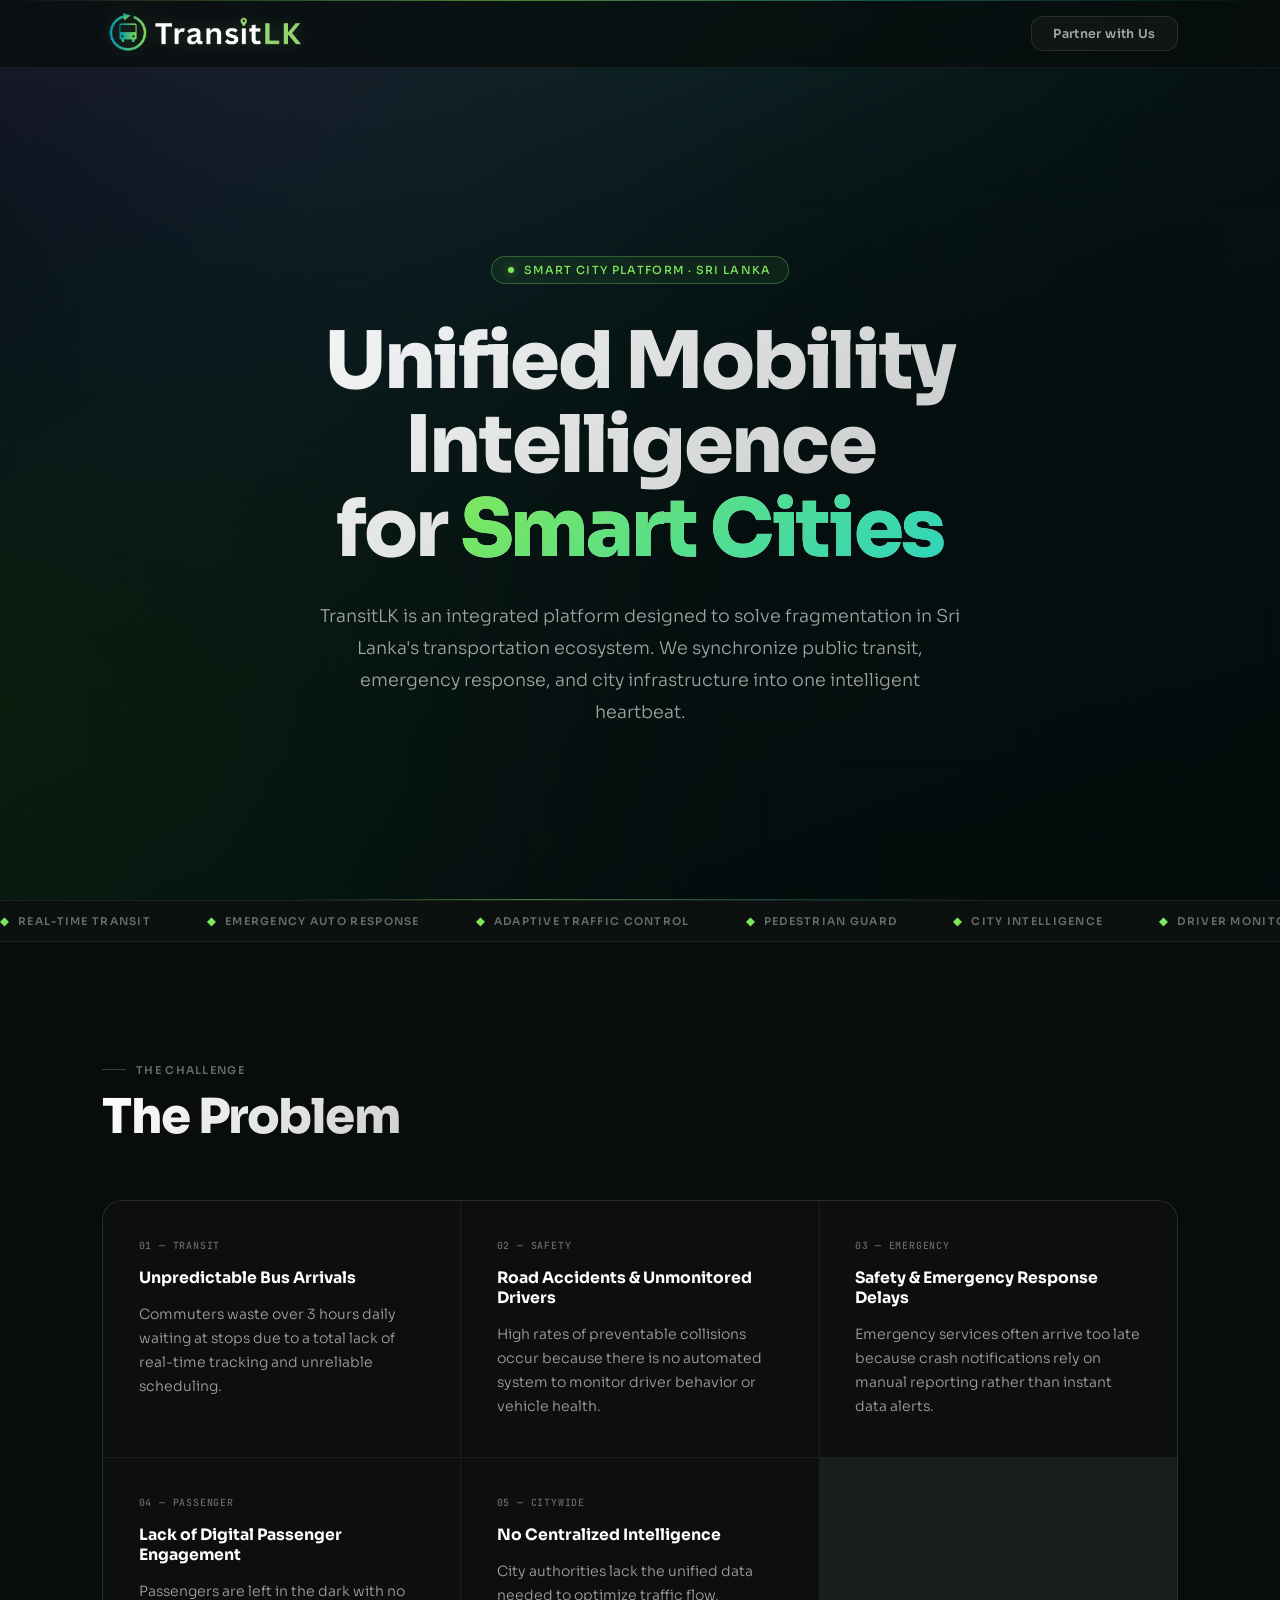
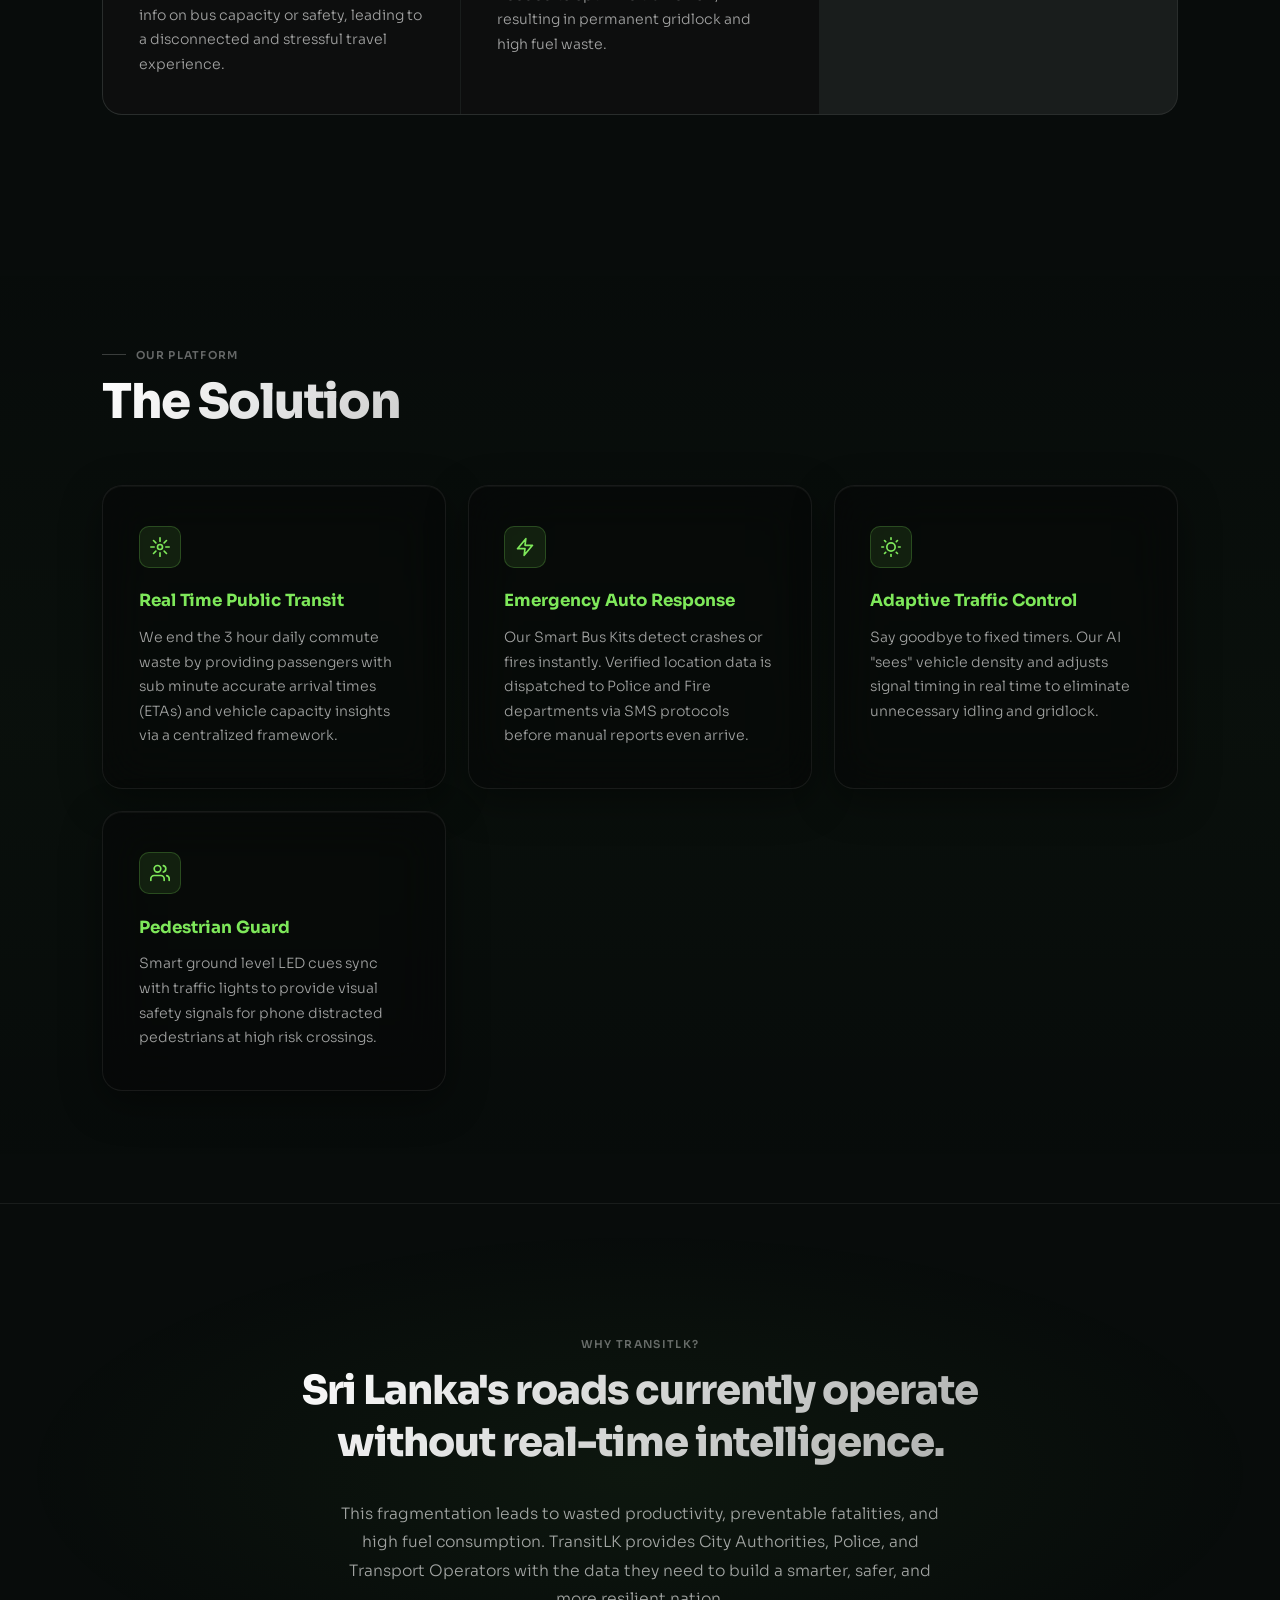
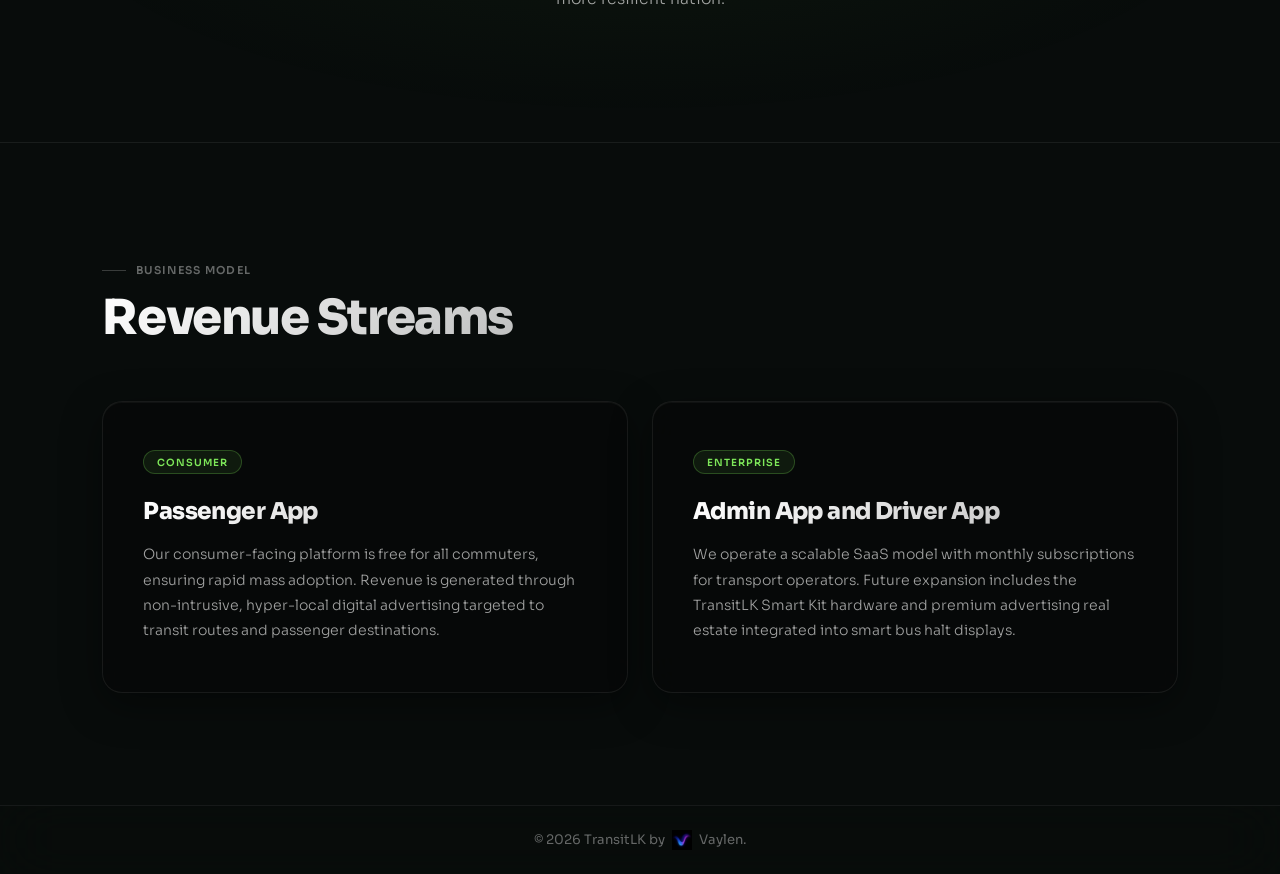
<file: index.html>
<!DOCTYPE html>
<html lang="en">
<head>
    <meta charset="UTF-8">
    <meta name="viewport" content="width=device-width, initial-scale=1.0">
    <title>TransitLK | Home</title>
    <link rel="stylesheet" href="Styles/style.css">
    <link rel="icon" type="image/png" href="Images/transitLKLogo - Bus.png">
</head>
<body>

<nav>
    <div class="logo-container">
        <a href="index.html"><img src="Images/transitLKLogo.png" alt="TransitLK Logo" class="nav-logo"></a>
    </div>
    <a href="PartnerWithUs/pwu.html" class="nav-btn">Partner with Us</a>
</nav>

<header class="hero">
    <div class="hero-eyebrow">
        <span class="eyebrow-dot"></span>
        Smart City Platform &middot; Sri Lanka
    </div>
    <h1>Unified Mobility Intelligence<br>for <span class="accent">Smart Cities</span></h1>
    <p>TransitLK is an integrated platform designed to solve fragmentation in Sri Lanka's transportation ecosystem. We synchronize public transit, emergency response, and city infrastructure into one intelligent heartbeat.</p>
</header>

<div class="ticker" aria-hidden="true">
    <div class="ticker-track">
        <div class="ticker-item"><em>◆</em> Real-Time Transit</div>
        <div class="ticker-item"><em>◆</em> Emergency Auto Response</div>
        <div class="ticker-item"><em>◆</em> Adaptive Traffic Control</div>
        <div class="ticker-item"><em>◆</em> Pedestrian Guard</div>
        <div class="ticker-item"><em>◆</em> City Intelligence</div>
        <div class="ticker-item"><em>◆</em> Driver Monitoring</div>
        <div class="ticker-item"><em>◆</em> Smart Bus Kits</div>
        <div class="ticker-item"><em>◆</em> Real-Time Transit</div>
        <div class="ticker-item"><em>◆</em> Emergency Auto Response</div>
        <div class="ticker-item"><em>◆</em> Adaptive Traffic Control</div>
        <div class="ticker-item"><em>◆</em> Pedestrian Guard</div>
        <div class="ticker-item"><em>◆</em> City Intelligence</div>
        <div class="ticker-item"><em>◆</em> Driver Monitoring</div>
        <div class="ticker-item"><em>◆</em> Smart Bus Kits</div>
    </div>
</div>

<section class="problem-section" id="about">
    <div class="section-header reveal">
        <div class="section-label">The Challenge</div>
        <h2 class="section-title">The Problem</h2>
    </div>
    <div class="problem-grid">
        <div class="problem-card reveal">
            <div class="p-num">01 &mdash; TRANSIT</div>
            <h3>Unpredictable Bus Arrivals</h3>
            <p>Commuters waste over 3 hours daily waiting at stops due to a total lack of real-time tracking and unreliable scheduling.</p>
        </div>
        <div class="problem-card reveal">
            <div class="p-num">02 &mdash; SAFETY</div>
            <h3>Road Accidents & Unmonitored Drivers</h3>
            <p>High rates of preventable collisions occur because there is no automated system to monitor driver behavior or vehicle health.</p>
        </div>
        <div class="problem-card reveal">
            <div class="p-num">03 &mdash; EMERGENCY</div>
            <h3>Safety & Emergency Response Delays</h3>
            <p>Emergency services often arrive too late because crash notifications rely on manual reporting rather than instant data alerts.</p>
        </div>
        <div class="problem-card reveal">
            <div class="p-num">04 &mdash; PASSENGER</div>
            <h3>Lack of Digital Passenger Engagement</h3>
            <p>Passengers are left in the dark with no info on bus capacity or safety, leading to a disconnected and stressful travel experience.</p>
        </div>
        <div class="problem-card reveal">
            <div class="p-num">05 &mdash; CITYWIDE</div>
            <h3>No Centralized Intelligence</h3>
            <p>City authorities lack the unified data needed to optimize traffic flow, resulting in permanent gridlock and high fuel waste.</p>
        </div>
    </div>
</section>

<section class="solution-section">
    <div class="section-header reveal">
        <div class="section-label">Our Platform</div>
        <h2 class="section-title">The Solution</h2>
    </div>
    <div class="solution-grid">
        <div class="solution-card reveal">
            <div class="sol-icon">
                <svg width="20" height="20" viewBox="0 0 24 24" fill="none" stroke="currentColor" stroke-width="2" stroke-linecap="round" stroke-linejoin="round"><circle cx="12" cy="12" r="3"/><path d="M12 1v4M12 19v4M4.22 4.22l2.83 2.83M16.95 16.95l2.83 2.83M1 12h4M19 12h4M4.22 19.78l2.83-2.83M16.95 7.05l2.83-2.83"/></svg>
            </div>
            <h3>Real Time Public Transit</h3>
            <p>We end the 3 hour daily commute waste by providing passengers with sub minute accurate arrival times (ETAs) and vehicle capacity insights via a centralized framework.</p>
        </div>
        <div class="solution-card reveal">
            <div class="sol-icon">
                <svg width="20" height="20" viewBox="0 0 24 24" fill="none" stroke="currentColor" stroke-width="2" stroke-linecap="round" stroke-linejoin="round"><polygon points="13 2 3 14 12 14 11 22 21 10 12 10 13 2"/></svg>
            </div>
            <h3>Emergency Auto Response</h3>
            <p>Our Smart Bus Kits detect crashes or fires instantly. Verified location data is dispatched to Police and Fire departments via SMS protocols before manual reports even arrive.</p>
        </div>
        <div class="solution-card reveal">
            <div class="sol-icon">
                <svg width="20" height="20" viewBox="0 0 24 24" fill="none" stroke="currentColor" stroke-width="2" stroke-linecap="round" stroke-linejoin="round"><circle cx="12" cy="12" r="5"/><line x1="12" y1="1" x2="12" y2="3"/><line x1="12" y1="21" x2="12" y2="23"/><line x1="4.22" y1="4.22" x2="5.64" y2="5.64"/><line x1="18.36" y1="18.36" x2="19.78" y2="19.78"/><line x1="1" y1="12" x2="3" y2="12"/><line x1="21" y1="12" x2="23" y2="12"/><line x1="4.22" y1="19.78" x2="5.64" y2="18.36"/><line x1="18.36" y1="5.64" x2="19.78" y2="4.22"/></svg>
            </div>
            <h3>Adaptive Traffic Control</h3>
            <p>Say goodbye to fixed timers. Our AI "sees" vehicle density and adjusts signal timing in real time to eliminate unnecessary idling and gridlock.</p>
        </div>
        <div class="solution-card reveal">
            <div class="sol-icon">
                <svg width="20" height="20" viewBox="0 0 24 24" fill="none" stroke="currentColor" stroke-width="2" stroke-linecap="round" stroke-linejoin="round"><path d="M17 21v-2a4 4 0 0 0-4-4H5a4 4 0 0 0-4 4v2"/><circle cx="9" cy="7" r="4"/><path d="M23 21v-2a4 4 0 0 0-3-3.87M16 3.13a4 4 0 0 1 0 7.75"/></svg>
            </div>
            <h3>Pedestrian Guard</h3>
            <p>Smart ground level LED cues sync with traffic lights to provide visual safety signals for phone distracted pedestrians at high risk crossings.</p>
        </div>
    </div>
</section>

<section class="why-section">
    <div class="why-inner">
        <div class="section-label centered reveal">Why TransitLK?</div>
        <p class="why-quote reveal">Sri Lanka's roads currently operate<br>without real-time intelligence.</p>
        <p class="why-sub reveal">This fragmentation leads to wasted productivity, preventable fatalities, and high fuel consumption. TransitLK provides City Authorities, Police, and Transport Operators with the data they need to build a smarter, safer, and more resilient nation.</p>
    </div>
</section>

<section class="revenue-section" id="revenue">
    <div class="section-header reveal">
        <div class="section-label">Business Model</div>
        <h2 class="section-title">Revenue Streams</h2>
    </div>
    <div class="revenue-grid">
        <div class="revenue-card reveal">
            <div class="rev-tag">Consumer</div>
            <h3>Passenger App</h3>
            <p>Our consumer-facing platform is free for all commuters, ensuring rapid mass adoption. Revenue is generated through non-intrusive, hyper-local digital advertising targeted to transit routes and passenger destinations.</p>
        </div>
        <div class="revenue-card reveal">
            <div class="rev-tag">Enterprise</div>
            <h3>Admin App and Driver App</h3>
            <p>We operate a scalable SaaS model with monthly subscriptions for transport operators. Future expansion includes the TransitLK Smart Kit hardware and premium advertising real estate integrated into smart bus halt displays.</p>
        </div>
    </div>
</section>

<footer>
    <div class="footer-content">
        <p>&copy; 2026 TransitLK by
            <span class="footer-brand">
                <img src="Images/vaylenLogo.jpg" alt="Vaylen Logo" class="footer-logo">
                Vaylen.
            </span>
        </p>
    </div>
</footer>

<script>
    const reveals = document.querySelectorAll('.reveal');
    const io = new IntersectionObserver((entries) => {
        entries.forEach((entry, i) => {
            if (entry.isIntersecting) {
                setTimeout(() => entry.target.classList.add('visible'), i * 70);
                io.unobserve(entry.target);
            }
        });
    }, { threshold: 0.1 });
    reveals.forEach(el => io.observe(el));
</script>

</body>
</html>
</file>
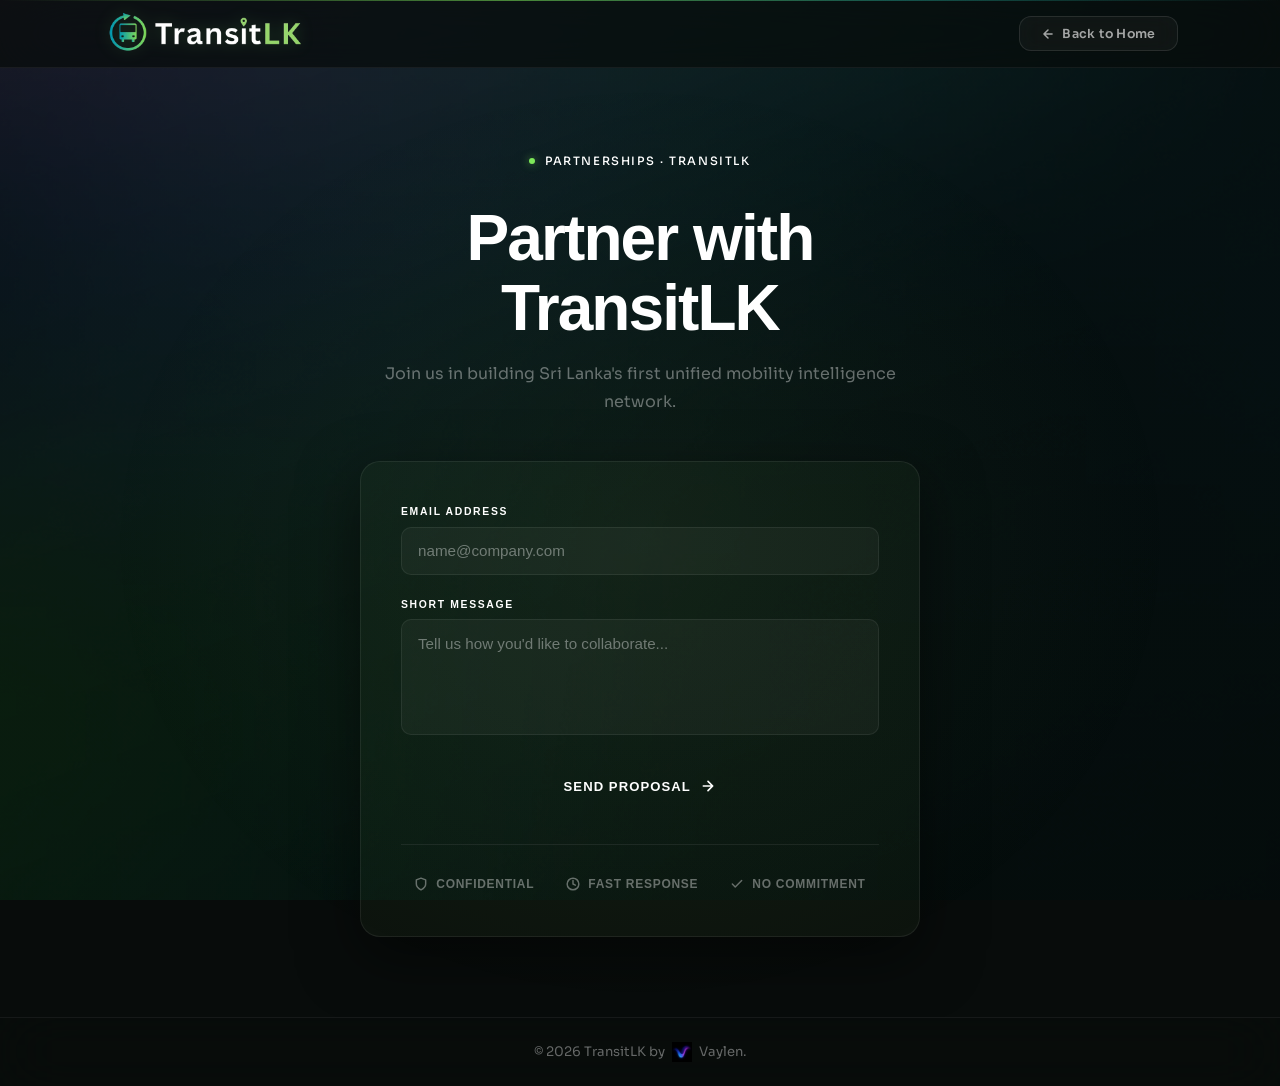
<file: PartnerWithUs/pwu.html>
<!DOCTYPE html>
<html lang="en">
<head>
    <meta charset="UTF-8">
    <meta name="viewport" content="width=device-width, initial-scale=1.0">
    <title>TransitLK | Partner with Us</title>
    <link rel="stylesheet" href="../Styles/style.css">
    <link rel="stylesheet" href="Styles/style.css">
    <link rel="icon" type="image/png" href="../Images/transitLKLogo - Bus.png">
</head>
<body>

<nav>
    <div class="logo-container">
        <a href="../index.html"><img src="../Images/transitLKLogo.png" alt="TransitLK Logo" class="nav-logo"></a>
    </div>
    <a href="../index.html" class="nav-btn">
        <svg width="14" height="14" viewBox="0 0 24 24" fill="none" stroke="currentColor" stroke-width="2.5" stroke-linecap="round" stroke-linejoin="round"><path d="M19 12H5M12 5l-7 7 7 7"/></svg>
        Back to Home
    </a>
</nav>

<section class="pwu-hero">
    <div class="pwu-container reveal">

        <div class="pwu-eyebrow">
            <span class="eyebrow-dot"></span>
            Partnerships &middot; TransitLK
        </div>

        <h1>Partner with <span class="accent">TransitLK</span></h1>
        <p>Join us in building Sri Lanka's first unified mobility intelligence network.</p>

        <div class="pwu-form">
            <form id="partnerForm">
            <div class="input-group">
                <label for="email">Email Address</label>
                <input type="email" id="email" placeholder="name@company.com" required>
            </div>

            <div class="input-group">
                <label for="message">Short Message</label>
                <textarea id="message" rows="5" placeholder="Tell us how you'd like to collaborate..." required></textarea>
            </div>

            <button type="submit" class="submit-btn" id="submitBtn">
                Send Proposal
                <svg viewBox="0 0 24 24" fill="none" stroke="currentColor" stroke-width="2.5" stroke-linecap="round" stroke-linejoin="round">
                    <path d="M5 12h14M12 5l7 7-7 7"/>
                </svg>
            </button>

            <p id="formStatus" style="margin-top: 12px; font-size: 14px;"></p>
        </form>

            <div class="trust-row">
                <div class="trust-item">
                    <svg width="14" height="14" viewBox="0 0 24 24" fill="none" stroke="currentColor" stroke-width="2.5" stroke-linecap="round" stroke-linejoin="round"><path d="M12 22s8-4 8-10V5l-8-3-8 3v7c0 6 8 10 8 10z"/></svg>
                    Confidential
                </div>
                <div class="trust-item">
                    <svg width="14" height="14" viewBox="0 0 24 24" fill="none" stroke="currentColor" stroke-width="2.5" stroke-linecap="round" stroke-linejoin="round"><circle cx="12" cy="12" r="10"/><polyline points="12 6 12 12 16 14"/></svg>
                    Fast Response
                </div>
                <div class="trust-item">
                    <svg width="14" height="14" viewBox="0 0 24 24" fill="none" stroke="currentColor" stroke-width="2.5" stroke-linecap="round" stroke-linejoin="round"><polyline points="20 6 9 17 4 12"/></svg>
                    No Commitment
                </div>
            </div>
        </div>

    </div>
</section>

<footer>
    <div class="footer-content">
        <p>&copy; 2026 TransitLK by
            <span class="footer-brand">
                <img src="../Images/vaylenLogo.jpg" alt="Vaylen Logo" class="footer-logo">
                Vaylen.
            </span>
        </p>
    </div>
</footer>
<script src="Scripts/script.js" defer></script>
</body>
</html>
</file>
<file: Styles/style.css>
@import url('https://fonts.googleapis.com/css2?family=Sora:wght@300;400;500;600;700;800&family=JetBrains+Mono:wght@400;500&display=swap');

:root {
    --green:          #7ee85a;
    --green-dim:      rgba(126, 232, 90, 0.10);
    --green-glow:     rgba(126, 232, 90, 0.20);
    --green-border:   rgba(126, 232, 90, 0.22);
    --teal:           #2dd4bf;
    --bg:             #080c0b;
    --bg-2:           rgba(255,255,255,0.028);
    --surface:        rgba(255,255,255,0.03);
    --border:         rgba(255,255,255,0.07);
    --border-accent:  rgba(126, 232, 90, 0.22);
    --text:           #ffffff;
    --text-soft:      rgba(255,255,255,0.62);
    --text-muted:     rgba(255,255,255,0.38);
    --nav-h:          68px;
    --radius:         20px;
    --pad-x:          8%;
}

*, *::before, *::after { box-sizing: border-box; margin: 0; padding: 0; }
html { scroll-behavior: smooth; }
html, body { width: 100%; overflow-x: hidden; background: var(--bg); }

body {
    font-family: 'Sora', sans-serif;
    color: var(--text);
    min-height: 100vh;
    background-color: var(--bg);
    background-image:
        url('../Images/bg1.jpg'),
        radial-gradient(ellipse 80% 60% at 50% -10%, rgba(126,232,90,0.09) 0%, transparent 70%),
        radial-gradient(ellipse 50% 40% at 100% 100%, rgba(45,212,191,0.05) 0%, transparent 60%);
    background-attachment: fixed;
    background-size: cover, auto, auto;
    background-position: center, center, center;
    background-repeat: no-repeat, no-repeat, no-repeat;
}

body::before {
    content: '';
    position: fixed;
    inset: 0;
    background-image: url("data:image/svg+xml,%3Csvg viewBox='0 0 256 256' xmlns='http://www.w3.org/2000/svg'%3E%3Cfilter id='noise'%3E%3CfeTurbulence type='fractalNoise' baseFrequency='0.9' numOctaves='4' stitchTiles='stitch'/%3E%3C/filter%3E%3Crect width='100%25' height='100%25' filter='url(%23noise)' opacity='0.03'/%3E%3C/svg%3E");
    pointer-events: none;
    z-index: 0;
    opacity: 0.45;
}

body::after {
    content: '';
    position: fixed;
    inset: 0;
    background: linear-gradient(160deg, rgba(8,12,11,0.78) 0%, rgba(5,10,8,0.85) 100%);
    pointer-events: none;
    z-index: 0;
}

nav, header, section, footer, .ticker {
    position: relative;
    z-index: 1;
}

nav {
    position: sticky; top: 0; z-index: 100;
    height: var(--nav-h);
    display: flex; justify-content: space-between; align-items: center;
    padding: 0 var(--pad-x);
    background: rgba(8, 12, 11, 0.75);
    backdrop-filter: blur(32px) saturate(1.6);
    -webkit-backdrop-filter: blur(32px) saturate(1.6);
    border-bottom: 1px solid rgba(255,255,255,0.06);
}

nav::before {
    content: '';
    position: absolute;
    top: 0; left: 0; right: 0; height: 1px;
    background: linear-gradient(90deg, transparent 0%, rgba(126,232,90,0.55) 40%, rgba(45,212,191,0.35) 70%, transparent 100%);
}

.nav-logo {
    height: 48px; width: auto; object-fit: contain;
    display: block;
    filter: drop-shadow(0 0 8px rgba(126,232,90,0.2));
}

.nav-btn {
    display: inline-flex; align-items: center; gap: 0.45rem;
    padding: 0.55rem 1.3rem;
    border-radius: 12px;
    border: 1px solid rgba(255,255,255,0.1);
    background: rgba(255,255,255,0.04);
    color: var(--text-soft);
    text-decoration: none;
    font-family: 'Sora', sans-serif;
    font-size: 0.78rem; font-weight: 600;
    letter-spacing: 0.03em;
    backdrop-filter: blur(12px);
    transition: background 0.25s, border-color 0.25s, color 0.25s, transform 0.2s, box-shadow 0.25s;
    white-space: nowrap;
}

.nav-btn:hover {
    background: rgba(126, 232, 90, 0.07);
    border-color: var(--border-accent);
    color: #fff;
    transform: translateY(-1px);
    box-shadow: 0 6px 20px rgba(0,0,0,0.3);
}

.section-label {
    display: inline-flex; align-items: center; gap: 0.6rem;
    font-family: 'Sora', sans-serif;
    font-size: 0.68rem; font-weight: 600;
    letter-spacing: 0.12em; text-transform: uppercase;
    color: var(--text-muted);
    margin-bottom: 0.9rem;
}

.section-label::before {
    content: ''; display: block;
    width: 24px; height: 1px;
    background: rgba(255,255,255,0.2);
}

.section-label.centered { justify-content: center; }
.section-label.centered::before { display: none; }

.section-title {
    font-family: 'Sora', sans-serif;
    font-size: clamp(2rem, 3.8vw, 3rem);
    font-weight: 800; letter-spacing: -0.03em; line-height: 1.1;
    margin-bottom: 3rem;
    background: linear-gradient(135deg, #fff 0%, rgba(255,255,255,0.65) 100%);
    -webkit-background-clip: text;
    -webkit-text-fill-color: transparent;
    background-clip: text;
}

.section-header { max-width: 580px; margin-bottom: 3.5rem; }

.glass-panel {
    background: rgba(8, 8, 8, 0.60);
    backdrop-filter: blur(24px) saturate(1.4);
    -webkit-backdrop-filter: blur(24px) saturate(1.4);
    border: 1px solid var(--border);
    border-radius: var(--radius);
    box-shadow:
        0 1px 0 rgba(255,255,255,0.05) inset,
        0 12px 40px rgba(0,0,0,0.45);
    transition: box-shadow 0.3s ease;
}

.ticker {
    overflow: hidden;
    border-top: 1px solid var(--border);
    border-bottom: 1px solid var(--border);
    background: rgba(255,255,255,0.018);
    padding: 0.85rem 0;
}

.ticker-track {
    display: flex; gap: 3.5rem;
    width: max-content;
    animation: tickerScroll 32s linear infinite;
}

.ticker-item {
    display: flex; align-items: center; gap: 0.55rem;
    font-family: 'Sora', sans-serif;
    font-size: 0.67rem; font-weight: 600;
    letter-spacing: 0.12em; text-transform: uppercase;
    color: var(--text-muted); white-space: nowrap;
}

.ticker-item em { color: var(--green); font-style: normal; }

@keyframes tickerScroll {
    from { transform: translateX(0); }
    to   { transform: translateX(-50%); }
}

.hero {
    min-height: calc(100vh - var(--nav-h));
    display: flex; flex-direction: column;
    align-items: center; justify-content: center;
    text-align: center;
    padding: 6rem var(--pad-x) 5rem;
    overflow: hidden;
}

.hero::after {
    content: '';
    position: absolute; bottom: 0; left: 50%;
    transform: translateX(-50%);
    width: 55%; height: 1px;
    background: linear-gradient(90deg, transparent, rgba(126,232,90,0.5), rgba(45,212,191,0.3), transparent);
}

.hero-eyebrow {
    display: inline-flex; align-items: center; gap: 0.6rem;
    padding: 0.38rem 1rem;
    border-radius: 100px;
    border: 1px solid rgba(126,232,90,0.3);
    background: rgba(126,232,90,0.07);
    color: var(--green);
    font-size: 0.7rem; font-weight: 500;
    letter-spacing: 0.12em; text-transform: uppercase;
    margin-bottom: 2.2rem;
    animation: fadeUp 0.6s ease both;
}

.eyebrow-dot {
    width: 6px; height: 6px; border-radius: 50%;
    background: var(--green);
    box-shadow: 0 0 8px rgba(126,232,90,0.6);
    animation: blink 2.2s ease infinite;
}

@keyframes blink {
    0%, 100% { opacity: 1; box-shadow: 0 0 8px rgba(126,232,90,0.6); }
    50% { opacity: 0.3; box-shadow: none; }
}

.hero h1 {
    font-family: 'Sora', sans-serif;
    font-size: clamp(2.8rem, 6.2vw, 5.5rem);
    font-weight: 800; line-height: 1.06;
    letter-spacing: -0.03em; margin-bottom: 1.8rem;
    animation: fadeUp 0.6s 0.1s ease both;
    background: linear-gradient(135deg, #fff 0%, rgba(255,255,255,0.72) 100%);
    -webkit-background-clip: text;
    -webkit-text-fill-color: transparent;
    background-clip: text;
}

.hero h1 .accent {
    background: linear-gradient(135deg, #7ee85a 0%, #2dd4bf 100%);
    -webkit-background-clip: text;
    -webkit-text-fill-color: transparent;
    background-clip: text;
}

.hero > p {
    font-size: clamp(0.95rem, 1.4vw, 1.1rem);
    color: var(--text-soft); max-width: 640px;
    line-height: 1.82; font-weight: 300;
    animation: fadeUp 0.6s 0.2s ease both;
}

@keyframes fadeUp {
    from { opacity: 0; transform: translateY(20px); }
    to   { opacity: 1; transform: translateY(0); }
}

.problem-section { padding: 7rem var(--pad-x); }

.problem-grid {
    display: grid;
    grid-template-columns: repeat(auto-fit, minmax(280px, 1fr));
    gap: 1px;
    background: var(--border);
    border: 1px solid var(--border);
    border-radius: var(--radius); overflow: hidden;
}

.problem-card {
    background: rgba(8,8,8,0.65);
    padding: 2.4rem 2.2rem;
    position: relative;
    overflow: hidden;
    transition: background 0.3s;
}

.problem-card::before {
    content: '';
    position: absolute;
    top: 0; left: 0; right: 0; height: 1px;
    background: linear-gradient(90deg, transparent, rgba(126,232,90,0.0), transparent);
    transition: background 0.3s;
}

.problem-card:hover { background: rgba(255,255,255,0.028); }

.problem-card:hover::before {
    background: linear-gradient(90deg, transparent, rgba(126,232,90,0.35), transparent);
}

.p-num {
    font-family: 'JetBrains Mono', monospace;
    font-size: 0.62rem; font-weight: 500; letter-spacing: 0.08em;
    color: var(--text-muted); margin-bottom: 1rem;
    transition: color 0.3s;
}

.problem-card:hover .p-num { color: var(--green); }

.problem-card h3 {
    font-family: 'Sora', sans-serif;
    font-size: 0.98rem; font-weight: 700;
    margin-bottom: 0.85rem; color: #fff;
}

.problem-card p {
    font-size: 0.88rem; color: var(--text-soft); line-height: 1.72; font-weight: 300;
}

.solution-section {
    padding: 7rem var(--pad-x);
    background: linear-gradient(180deg, transparent, rgba(126,232,90,0.02) 50%, transparent);
}

.solution-grid {
    display: grid;
    grid-template-columns: repeat(auto-fit, minmax(290px, 1fr));
    gap: 1.4rem;
}

.solution-card {
    background: rgba(8,8,8,0.60);
    backdrop-filter: blur(24px) saturate(1.4);
    -webkit-backdrop-filter: blur(24px) saturate(1.4);
    border: 1px solid var(--border);
    border-radius: var(--radius);
    padding: 2.5rem 2.2rem;
    position: relative; overflow: hidden;
    box-shadow: 0 1px 0 rgba(255,255,255,0.04) inset, 0 12px 40px rgba(0,0,0,0.4);
    transition: border-color 0.3s, transform 0.3s, box-shadow 0.3s;
}

.solution-card::before {
    content: '';
    position: absolute; top: 0; left: 0;
    width: 100%; height: 1px;
    background: linear-gradient(90deg, transparent, rgba(126,232,90,0.5), transparent);
    opacity: 0; transition: opacity 0.3s;
}

.solution-card:hover {
    border-color: rgba(126,232,90,0.22);
    transform: translateY(-4px);
    box-shadow:
        0 1px 0 rgba(255,255,255,0.05) inset,
        0 20px 60px rgba(0,0,0,0.5),
        0 0 28px -4px rgba(126,232,90,0.22);
}

.solution-card:hover::before { opacity: 1; }

.sol-icon {
    width: 42px; height: 42px; border-radius: 10px;
    border: 1px solid rgba(126,232,90,0.22);
    background: rgba(126,232,90,0.10);
    display: flex; align-items: center; justify-content: center;
    margin-bottom: 1.4rem; color: var(--green);
}

.solution-card h3 {
    font-family: 'Sora', sans-serif;
    font-size: 1.05rem; font-weight: 700;
    color: var(--green); margin-bottom: 0.85rem;
}

.solution-card p {
    font-size: 0.88rem; color: var(--text-soft); line-height: 1.75; font-weight: 300;
}

.why-section {
    padding: 8rem var(--pad-x); text-align: center;
    border-top: 1px solid var(--border);
    border-bottom: 1px solid var(--border);
}

.why-section::before {
    content: '';
    position: absolute; inset: 0;
    background: radial-gradient(ellipse 70% 65% at 50% 50%, rgba(126,232,90,0.05) 0%, transparent 70%);
    pointer-events: none;
}

.why-inner { position: relative; max-width: 760px; margin: 0 auto; }

.why-quote {
    font-family: 'Sora', sans-serif;
    font-size: clamp(1.5rem, 3.3vw, 2.5rem);
    font-weight: 800; line-height: 1.28;
    letter-spacing: -0.025em; margin-bottom: 2rem;
    background: linear-gradient(135deg, #fff 0%, rgba(255,255,255,0.65) 100%);
    -webkit-background-clip: text;
    -webkit-text-fill-color: transparent;
    background-clip: text;
}

.why-sub {
    font-size: 0.98rem; color: var(--text-soft);
    line-height: 1.82; font-weight: 300;
    max-width: 600px; margin: 0 auto;
}

.revenue-section { padding: 7rem var(--pad-x); }

.revenue-grid {
    display: grid;
    grid-template-columns: repeat(auto-fit, minmax(320px, 1fr));
    gap: 1.5rem;
}

.revenue-card {
    background: rgba(8,8,8,0.60);
    backdrop-filter: blur(24px) saturate(1.4);
    -webkit-backdrop-filter: blur(24px) saturate(1.4);
    border: 1px solid var(--border);
    border-radius: var(--radius);
    padding: 3rem 2.5rem;
    position: relative; overflow: hidden;
    box-shadow: 0 1px 0 rgba(255,255,255,0.04) inset, 0 12px 40px rgba(0,0,0,0.4);
    transition: border-color 0.3s, box-shadow 0.3s;
}

.revenue-card::before {
    content: '';
    position: absolute; top: 0; left: 0; right: 0; height: 1px;
    background: linear-gradient(90deg, transparent, rgba(126,232,90,0.4), transparent);
    opacity: 0; transition: opacity 0.3s;
}

.revenue-card:hover {
    border-color: rgba(126,232,90,0.22);
    box-shadow:
        0 1px 0 rgba(255,255,255,0.05) inset,
        0 12px 40px rgba(0,0,0,0.5),
        0 0 28px -4px rgba(126,232,90,0.22);
}

.revenue-card:hover::before { opacity: 1; }

.rev-tag {
    display: inline-flex; align-items: center;
    padding: 0.28rem 0.8rem; border-radius: 100px;
    border: 1px solid rgba(126,232,90,0.25);
    background: rgba(126,232,90,0.08);
    color: var(--green);
    font-family: 'Sora', sans-serif;
    font-size: 0.62rem; font-weight: 600;
    letter-spacing: 0.1em; text-transform: uppercase;
    margin-bottom: 1.4rem;
}

.revenue-card h3 {
    font-family: 'Sora', sans-serif;
    font-size: 1.45rem; font-weight: 800;
    margin-bottom: 1rem; letter-spacing: -0.025em;
    background: linear-gradient(135deg, #fff 0%, rgba(255,255,255,0.72) 100%);
    -webkit-background-clip: text;
    -webkit-text-fill-color: transparent;
    background-clip: text;
}

.revenue-card p {
    font-size: 0.88rem; color: var(--text-soft); line-height: 1.8; font-weight: 300;
}

footer {
    padding: 1.5rem var(--pad-x);
    background: rgba(8,12,11,0.75);
    backdrop-filter: blur(32px);
    -webkit-backdrop-filter: blur(32px);
    border-top: 1px solid rgba(255,255,255,0.06);
    display: flex; align-items: center; justify-content: center;
}

.footer-content {
    display: flex; align-items: center; justify-content: center;
    font-size: 0.82rem; color: var(--text-muted);
    font-family: 'Sora', sans-serif;
}

.footer-content p {
    display: flex; align-items: center; gap: 0.45rem;
    flex-wrap: wrap; justify-content: center;
}

.footer-brand {
    display: inline-flex; align-items: center; gap: 0.45rem;
    color: var(--text-muted);
}

.footer-logo {
    height: 20px; width: auto;
    object-fit: contain; display: block;
}

.reveal {
    opacity: 0; transform: translateY(24px);
    transition: opacity 0.6s ease, transform 0.6s ease;
}
.reveal.visible { opacity: 1; transform: translateY(0); }

@media (max-width: 768px) {
    :root { --nav-h: 60px; --pad-x: 6%; }
    .nav-logo { height: 36px; }
    .problem-section,
    .solution-section,
    .revenue-section,
    .why-section { padding: 5rem var(--pad-x); }
}
</file>
<file: PartnerWithUs/Styles/style.css>
.pwu-hero {
    position: relative; z-index: 1;
    min-height: calc(100vh - var(--nav-h));
    display: flex;
    align-items: center;
    justify-content: center;
    padding: 5rem var(--pad-x);
    overflow: hidden;
}

.pwu-hero::before {
    content: '';
    position: absolute;
    inset: 0;
    background: radial-gradient(ellipse 60% 70% at 50% 50%, rgba(150,212,108,0.06) 0%, transparent 70%);
    pointer-events: none;
}

.pwu-hero::after {
    content: '';
    position: absolute;
    bottom: 0; left: 50%;
    transform: translateX(-50%);
    width: 40%; height: 1px;
    background: linear-gradient(90deg, transparent, var(--primary), transparent);
}

.pwu-container {
    position: relative;
    width: 100%;
    max-width: 560px;
    text-align: center;
    animation: fadeUp 0.7s ease both;
}

.pwu-eyebrow {
    display: inline-flex; align-items: center; gap: 0.6rem;
    padding: 0.38rem 1rem;
    border-radius: 100px;
    border: 1px solid var(--border-strong);
    background: var(--primary-dim);
    color: var(--primary);
    font-size: 0.72rem; font-weight: 500;
    letter-spacing: 0.14em; text-transform: uppercase;
    margin-bottom: 1.8rem;
}

.pwu-container h1 {
    font-family: 'Syne', sans-serif;
    font-size: clamp(2.4rem, 5.5vw, 4rem);
    font-weight: 800; line-height: 1.1;
    letter-spacing: -0.03em;
    margin-bottom: 1rem;
}

.pwu-container h1 .accent { color: var(--primary); }

.pwu-container > p {
    color: var(--text-muted);
    font-size: 1rem; line-height: 1.75;
    margin-bottom: 2.8rem;
}

.pwu-form {
    background: rgba(150,212,108,0.04);
    border: 1px solid var(--border);
    border-radius: 20px;
    padding: 2.8rem 2.5rem;
    text-align: left;
    box-shadow: 0 20px 60px rgba(0,0,0,0.5);
    transition: border-color 0.3s;
}

.pwu-form:focus-within {
    border-color: var(--border-strong);
}

.input-group { margin-bottom: 1.5rem; }

.input-group label {
    display: block;
    color: var(--primary);
    font-family: 'Syne', sans-serif;
    font-size: 0.65rem; font-weight: 700;
    letter-spacing: 0.16em; text-transform: uppercase;
    margin-bottom: 0.6rem;
}

.input-group input,
.input-group textarea {
    width: 100%;
    padding: 0.9rem 1rem;
    background: rgba(255,255,255,0.04);
    border: 1px solid var(--border);
    border-radius: 10px;
    color: var(--text);
    font-family: 'DM Sans', sans-serif;
    font-size: 0.95rem; font-weight: 300;
    resize: none;
    transition: border-color 0.25s, background 0.25s, box-shadow 0.25s;
}

.input-group input::placeholder,
.input-group textarea::placeholder { color: var(--text-muted); }

.input-group input:focus,
.input-group textarea:focus {
    outline: none;
    border-color: var(--primary);
    background: rgba(150,212,108,0.04);
    box-shadow: 0 0 0 3px rgba(150,212,108,0.08);
}

.submit-btn {
    display: flex;
    align-items: center;
    justify-content: center;
    gap: 0.6rem;
    width: 100%;
    padding: 0.9rem 2rem;
    margin-top: 0.5rem;
    border-radius: 10px;
    border: 1px solid var(--border-strong);
    background: var(--primary-dim);
    color: var(--primary);
    font-family: 'Syne', sans-serif;
    font-size: 0.82rem; font-weight: 700;
    letter-spacing: 0.08em; text-transform: uppercase;
    cursor: pointer;
    transition: background 0.25s, box-shadow 0.25s, transform 0.2s;
}

.submit-btn:hover {
    background: rgba(150,212,108,0.18);
    box-shadow: 0 0 30px var(--primary-glow);
    transform: translateY(-2px);
}

.submit-btn svg {
    width: 16px; height: 16px;
    transition: transform 0.2s;
}

.submit-btn:hover svg { transform: translateX(3px); }

.trust-row {
    display: flex;
    align-items: center;
    justify-content: center;
    gap: 2rem;
    margin-top: 2.2rem;
    padding-top: 2rem;
    border-top: 1px solid var(--border);
    flex-wrap: wrap;
}

.trust-item {
    display: flex; align-items: center; gap: 0.5rem;
    font-size: 0.75rem; color: var(--text-muted);
    font-family: 'Syne', sans-serif; font-weight: 700;
    letter-spacing: 0.06em; text-transform: uppercase;
}

.trust-item svg { color: var(--primary); flex-shrink: 0; }

@media (max-width: 768px) {
    .pwu-hero { padding: 4rem var(--pad-x); align-items: flex-start; }
    .pwu-form { padding: 2rem 1.5rem; }
    .trust-row { gap: 1.2rem; }
}
</file>
